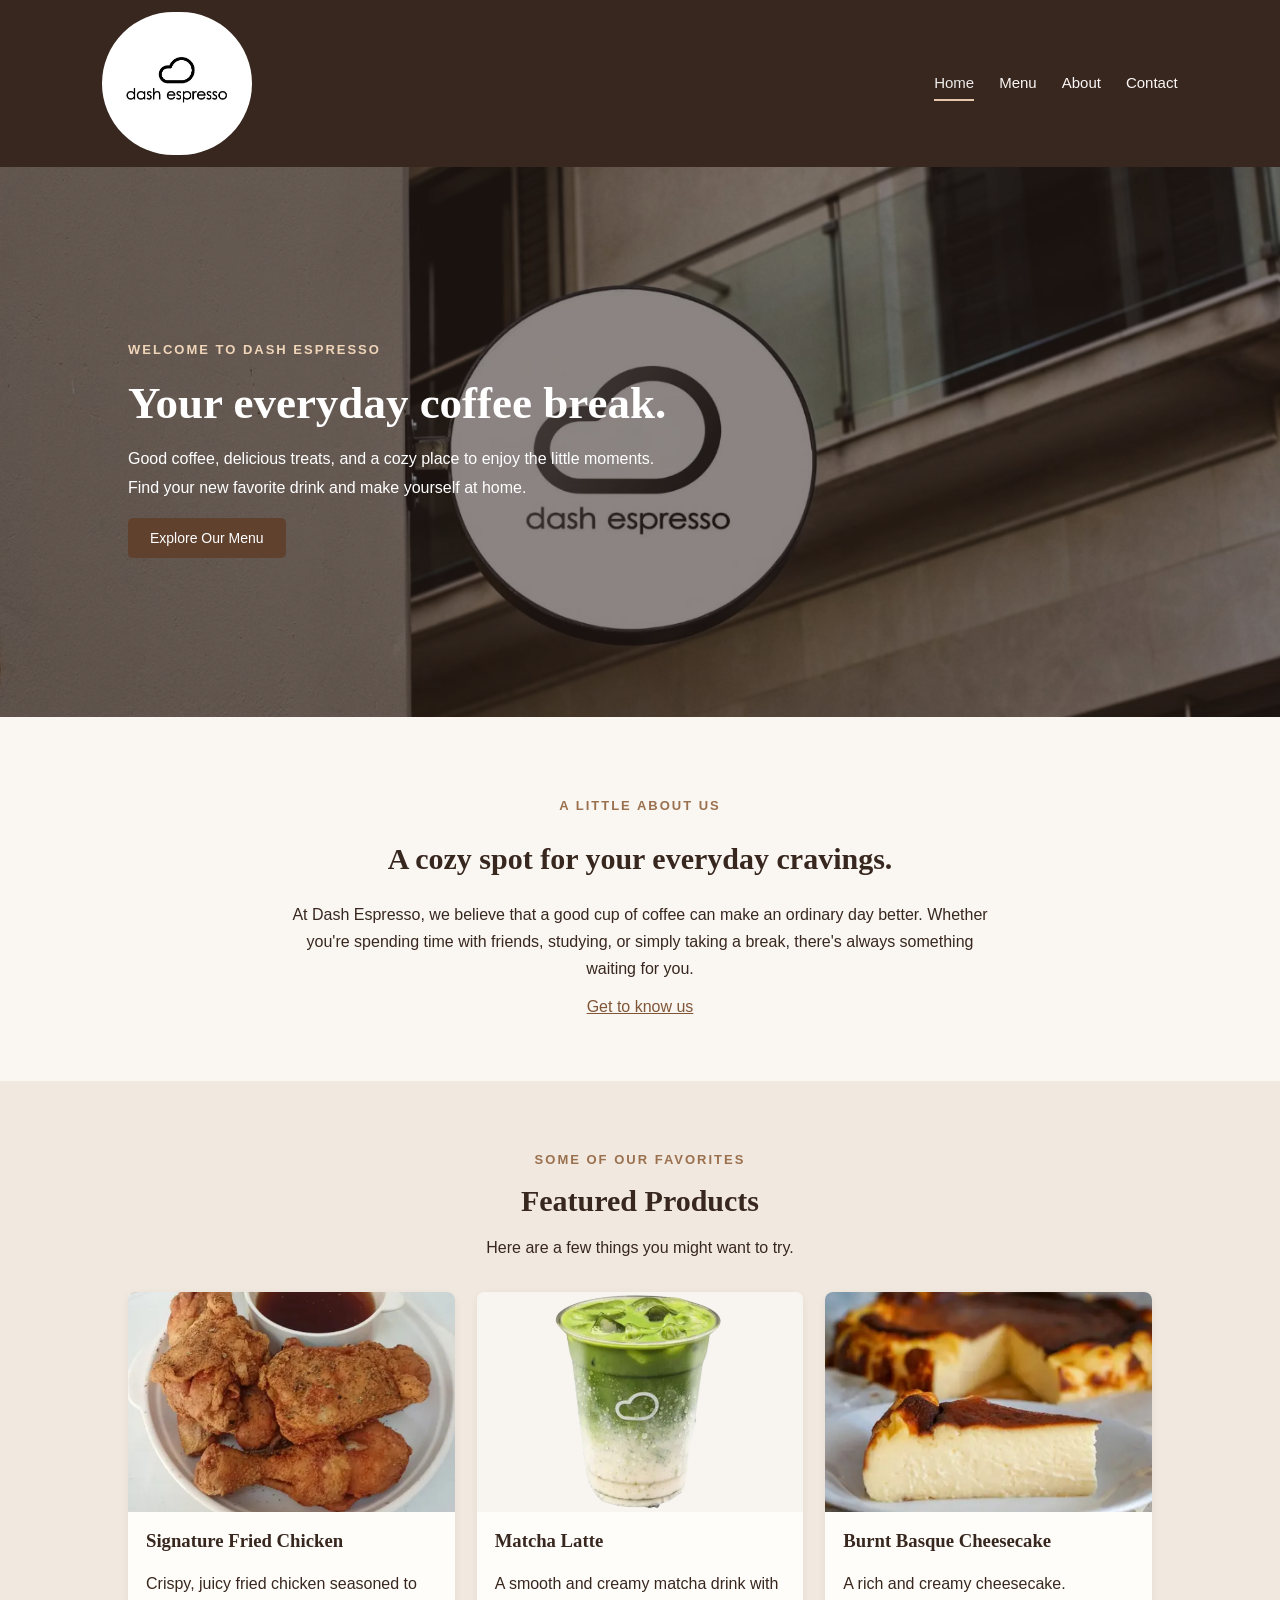
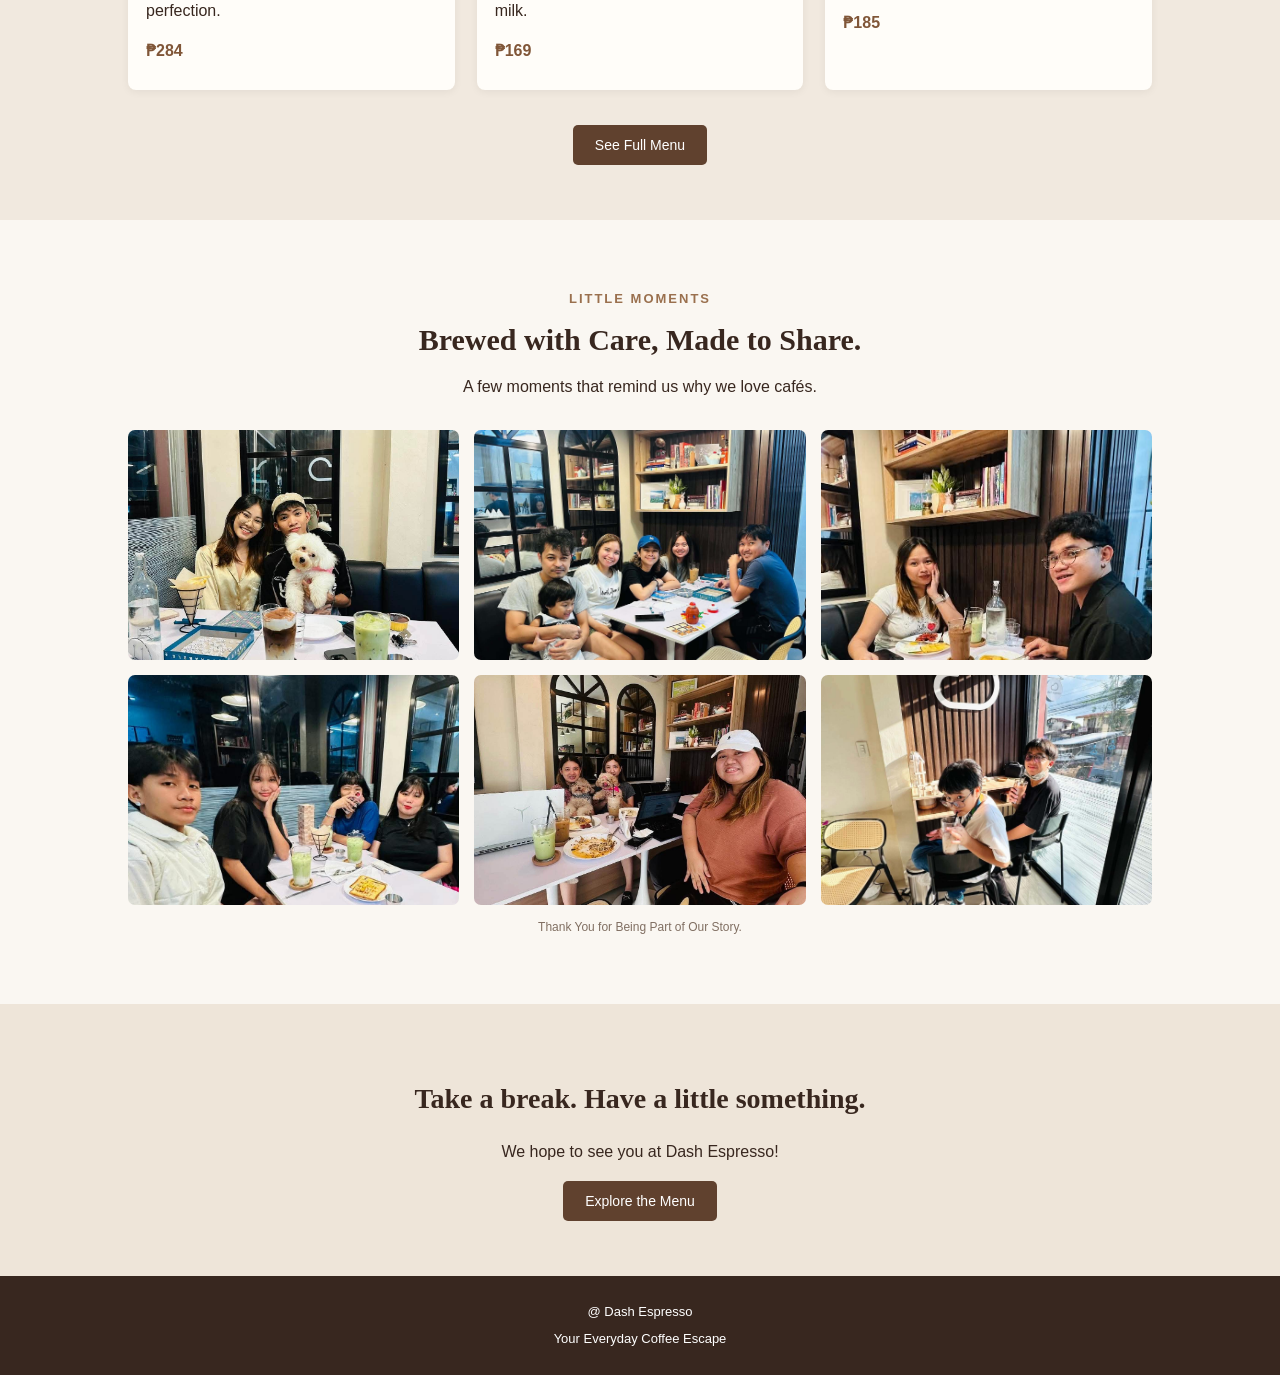
<file: LacorteFinals/index.html>
<!DOCTYPE html>
<html lang="en">
<head>
    <meta charset="UTF-8">
    <meta name="viewport" content="width=device-width, initial-scale=1.0">
    <title>Dash Espresso | Home</title>
    <link rel="stylesheet" href="style.css">
</head>
<body>

<header>
    <div class="navbar">
        <a href="index.html" class="logo">
            <img src="Logo.jfif" alt="Dash Espresso Logo">
        </a>
        <nav>
            <a href="index.html" class="active">Home</a>
            <a href="menu.html">Menu</a>
            <a href="about.html">About</a>
            <a href="contact.html">Contact</a>
        </nav>
    </div>
</header>

<section class="hero">
    <img src="Place.png" alt="Dash Espresso Cafe" class="hero-image">
    <div class="hero-content">
        <p class="small-heading">WELCOME TO DASH ESPRESSO</p>
        <h1>Your everyday coffee break.</h1>
        <p>
            Good coffee, delicious treats, and a cozy place
            to enjoy the little moments. Find your new favorite
            drink and make yourself at home.
        </p>
        <a href="menu.html" class="main-button">Explore Our Menu</a>
    </div>
</section>

<section class="welcome">
    <p class="small-heading">A LITTLE ABOUT US</p>
    <h2>A cozy spot for your everyday cravings.</h2>
    <p>
        At Dash Espresso, we believe that a good cup of coffee
        can make an ordinary day better. Whether you're spending
        time with friends, studying, or simply taking a break,
        there's always something waiting for you.
    </p>
    <a href="about.html" class="text-link">Get to know us</a>
</section>

<section class="featured">
    <div class="section-heading">
        <p class="small-heading">SOME OF OUR FAVORITES</p>
        <h2>Featured Products</h2>
        <p>Here are a few things you might want to try.</p>
    </div>

    <div class="featured-grid">

        <div class="product-card">
            <img src="Fried Chicken.png" alt="Signature Fried Chicken">
            <div class="product-info">
                <h3>Signature Fried Chicken</h3>
                <p>Crispy, juicy fried chicken seasoned to perfection.</p>
                <span class="product-price">₱284</span>
            </div>
        </div>

        <div class="product-card">
            <img class="drink-photo" src="Matcha Latte.png" alt="Matcha Latte">
            <div class="product-info">
                <h3>Matcha Latte</h3>
                <p>A smooth and creamy matcha drink with milk.</p>
                <span class="product-price">₱169</span>
            </div>
        </div>

        <div class="product-card">
            <img src="Basque.png" alt="Burnt Basque Cheesecake">
            <div class="product-info">
                <h3>Burnt Basque Cheesecake</h3>
                <p>A rich and creamy cheesecake.</p>
                <span class="product-price">₱185</span>
            </div>
        </div>

    </div>

    <div class="center-button">
        <a href="menu.html" class="main-button">See Full Menu</a>
    </div>
</section>

<section class="customer-gallery">
    <div class="section-heading">
        <p class="small-heading">LITTLE MOMENTS</p>
        <h2>Brewed with Care, Made to Share.</h2>
        <p>A few moments that remind us why we love cafés.</p>
    </div>

    <div class="gallery-grid">
        <img src="ppl1.jfif" alt="people1">
        <img src="ppl2.jfif" alt="people2">
        <img src="ppl3.jfif" alt="people3">
        <img src="ppl4.jfif" alt="people4">
        <img src="ppl5.jfif" alt="people5">
        <img src="ppl6.jfif" alt="people6">
    </div>

    <p class="gallery-note">Thank You for Being Part of Our Story.</p>
</section>

<section class="closing">
    <h2>Take a break. Have a little something.</h2>
    <p>We hope to see you at Dash Espresso!</p>
    <a href="menu.html" class="main-button">Explore the Menu</a>
</section>

<footer>
    <p>@ Dash Espresso</p>
    <p>Your Everyday Coffee Escape</p>
</footer>

<script src="script.js"></script>
</body>
</html>
</file>
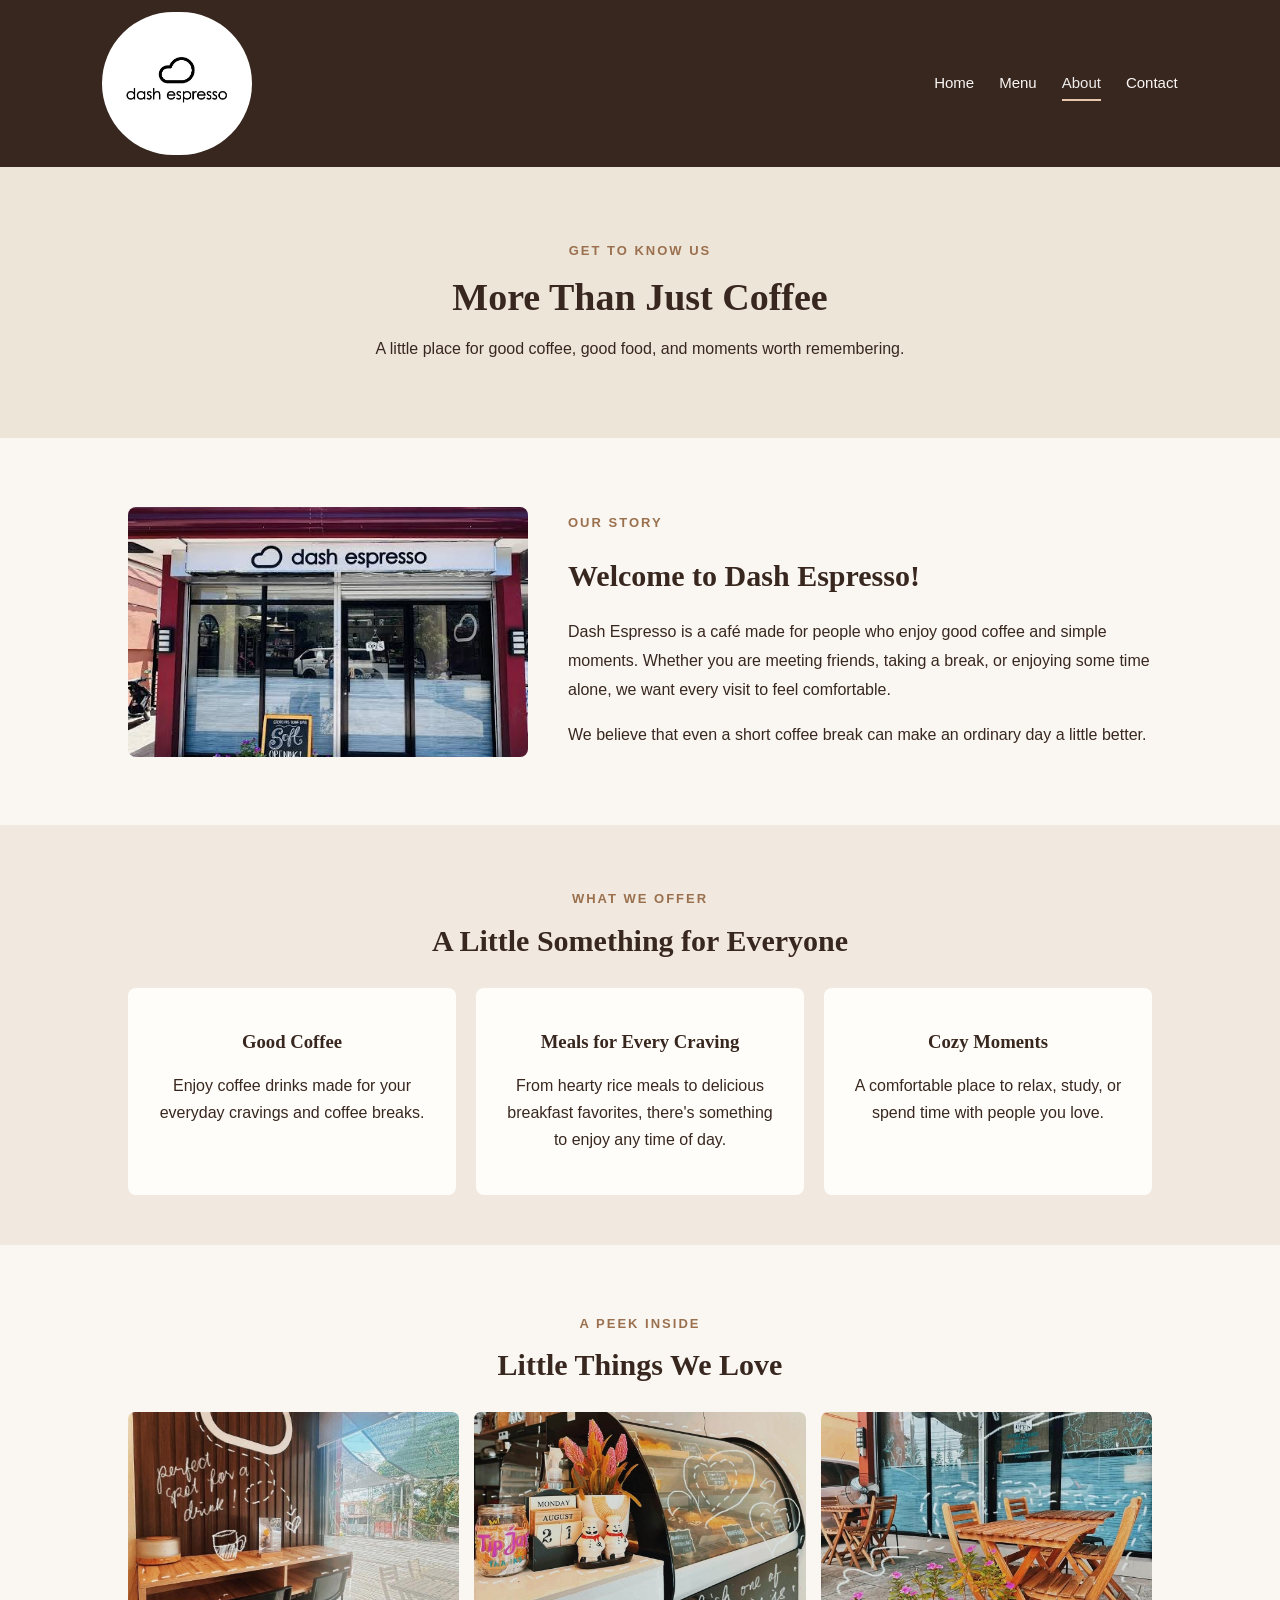
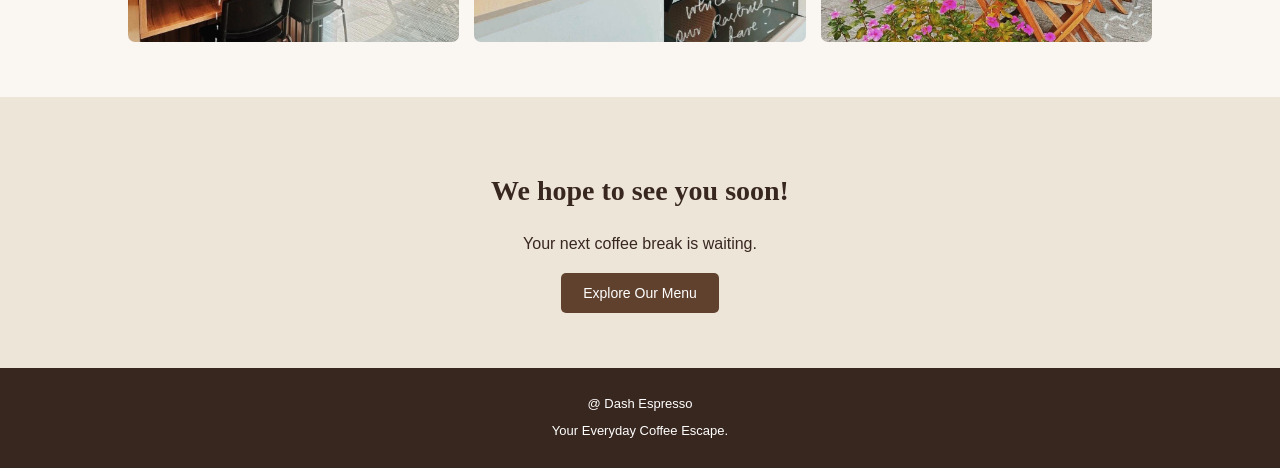
<file: LacorteFinals/about.html>
<!DOCTYPE html>
<html lang="en">
<head>
    <meta charset="UTF-8">
    <meta name="viewport" content="width=device-width, initial-scale=1.0">
    <title>Dash Espresso | About Us</title>
    <link rel="stylesheet" href="style.css">
</head>
<body>

<header>
    <div class="navbar">
        <a href="index.html" class="logo">
            <img src="Logo.jfif" alt="Dash Espresso Logo">
        </a>
        <nav>
            <a href="index.html">Home</a>
            <a href="menu.html">Menu</a>
            <a href="about.html" class="active">About</a>
            <a href="contact.html">Contact</a>
        </nav>
    </div>
</header>

<section class="about-heading">
    <p class="small-heading">GET TO KNOW US</p>
    <h1>More Than Just Coffee</h1>
    <p>A little place for good coffee, good food, and moments worth remembering.</p>
</section>

<section class="about-story">

    <div class="about-picture">
        <img src="Building.jfif" alt="Cozy cafe interior">
    </div>

    <div class="about-text">
        <p class="small-heading">OUR STORY</p>
        <h2>Welcome to Dash Espresso!</h2>
        <p>
            Dash Espresso is a café made for people who enjoy good
            coffee and simple moments. Whether you are meeting
            friends, taking a break, or enjoying some time alone,
            we want every visit to feel comfortable.
        </p>
        <p>
            We believe that even a short coffee break can make
            an ordinary day a little better.
        </p>
    </div>

</section>

<section class="about-features">

    <div class="section-heading">
        <p class="small-heading">WHAT WE OFFER</p>
        <h2>A Little Something for Everyone</h2>
    </div>

    <div class="feature-grid">

        <div class="feature-card">
            <h3>Good Coffee</h3>
            <p>
                Enjoy coffee drinks made for your everyday
                cravings and coffee breaks.
            </p>
        </div>

        <div class="feature-card">
            <h3>Meals for Every Craving</h3>
            <p>
                From hearty rice meals to delicious breakfast favorites,
                there's something to enjoy any time of day.
            </p>
        </div>

        <div class="feature-card">
            <h3>Cozy Moments</h3>
            <p>
                A comfortable place to relax, study, or spend
                time with people you love.
            </p>
        </div>

    </div>
</section>

<section class="about-gallery">

    <div class="section-heading">
        <p class="small-heading">A PEEK INSIDE</p>
        <h2>Little Things We Love</h2>
    </div>
    <div class="gallery-grid">
        <img src="love1.jfif" alt="Coffee">
        <img src="love2.jfif" alt="Pastries">
        <img src="love3.jfif" alt="Cafe interior">
    </div>

</section>

<section class="closing">
    <h2>We hope to see you soon!</h2>
    <p>Your next coffee break is waiting.</p>
    <a href="menu.html" class="main-button">Explore Our Menu</a>
</section>

<footer>
    <p>@ Dash Espresso</p>
    <p>Your Everyday Coffee Escape.</p>
</footer>

<script src="script.js"></script>
</body>
</html>
</file>
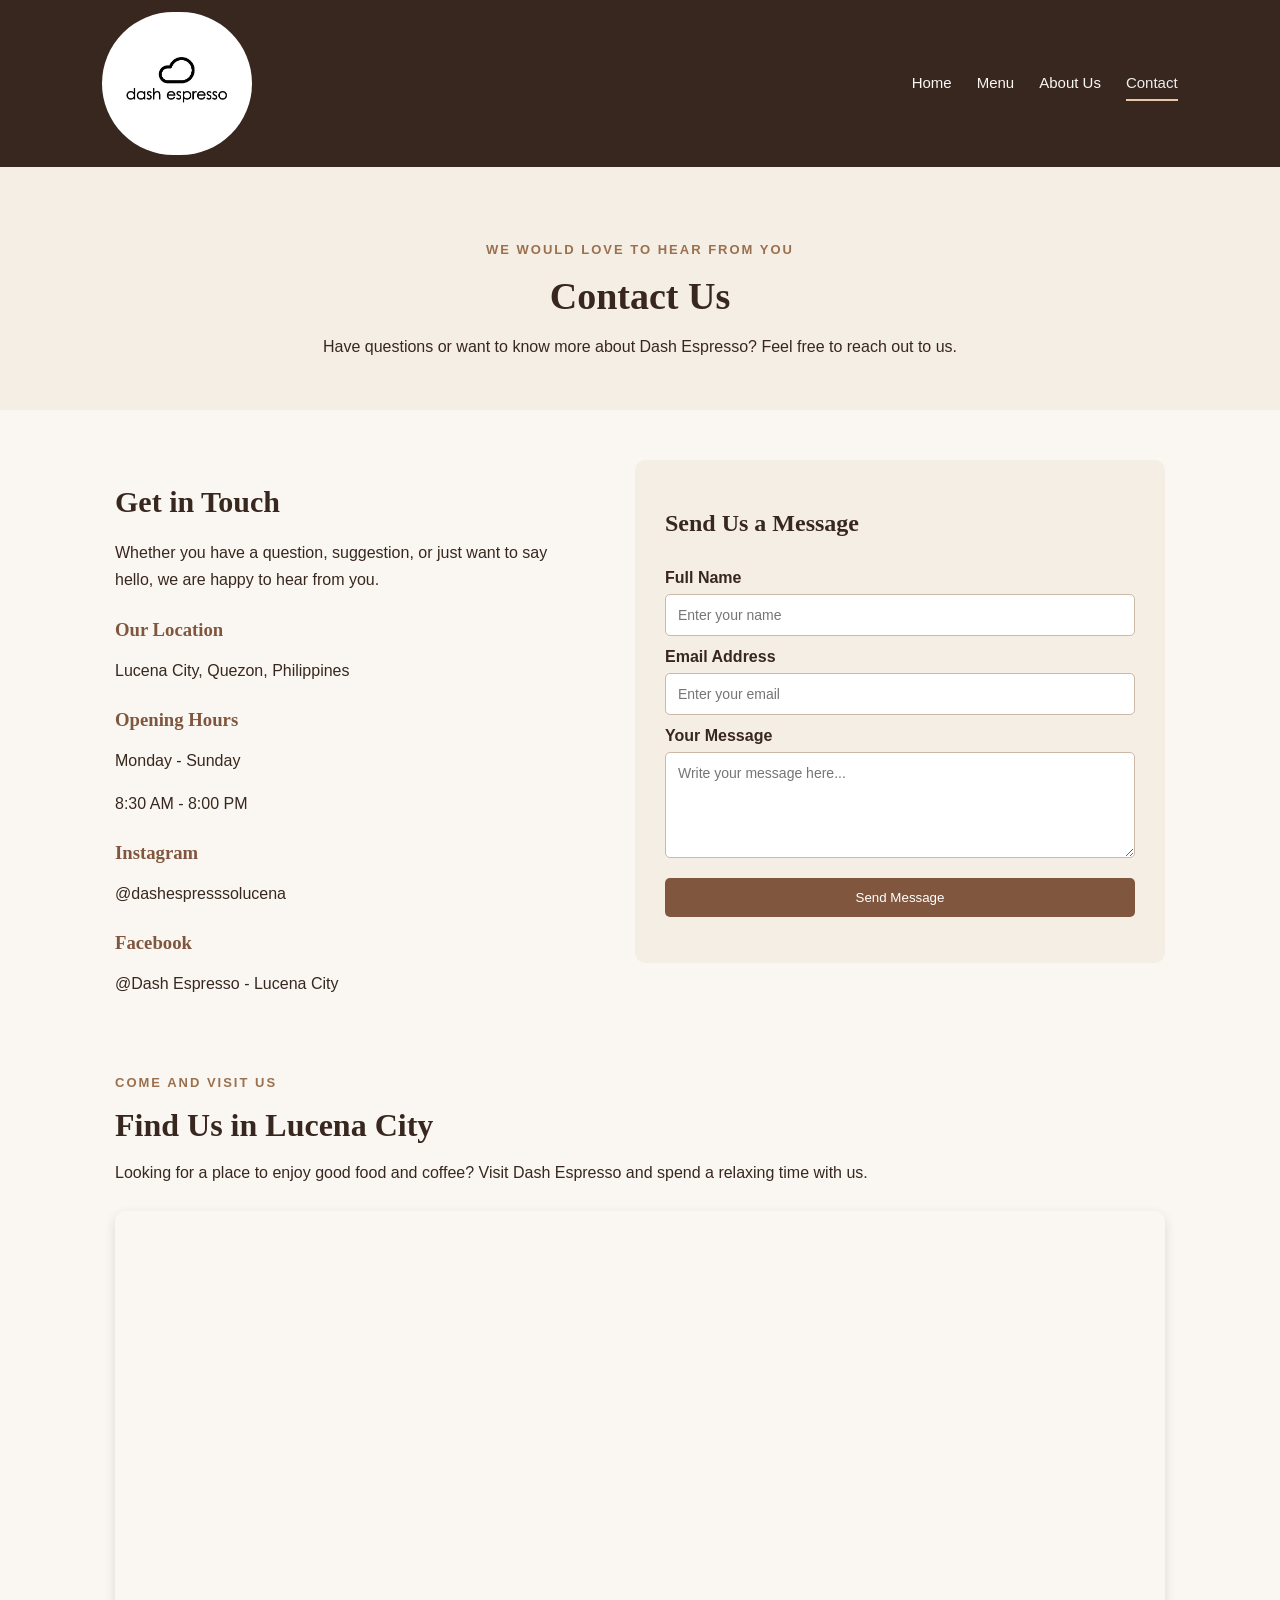
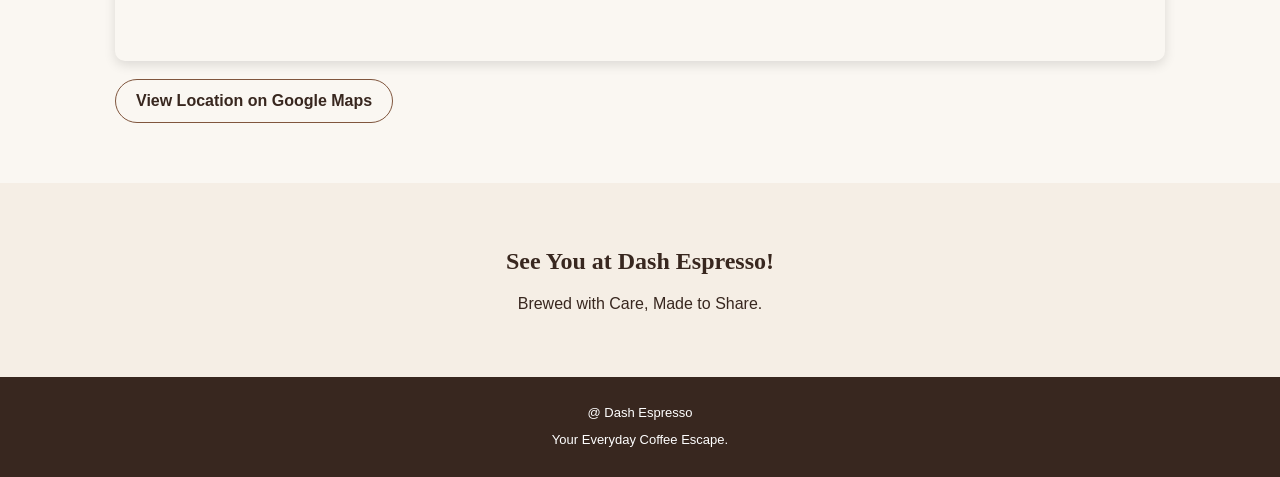
<file: LacorteFinals/contact.html>
<!DOCTYPE html>
<html lang="en">
<head>
    <meta charset="UTF-8">
    <meta name="viewport" content="width=device-width, initial-scale=1.0">
    <title>Dash Espresso | Contact Us</title>
    <link rel="stylesheet" href="style.css">
</head>
<body>

    <!-- HEADER -->
    <header>
        <div class="navbar">
            <a href="index.html" class="logo">
                <img src="Logo.jfif" alt="Dash Espresso Logo">
            </a>

            <nav>
                <a href="index.html">Home</a>
                <a href="menu.html">Menu</a>
                <a href="about.html">About Us</a>
                <a href="contact.html" class="active">Contact</a>
            </nav>
        </div>
    </header>

    <!-- CONTACT HEADING -->
    <section class="contact-heading">
        <p class="small-heading">WE WOULD LOVE TO HEAR FROM YOU</p>
        <h1>Contact Us</h1>
        <p>
            Have questions or want to know more about Dash Espresso?
            Feel free to reach out to us.
        </p>
    </section>

    <!-- CONTACT INFORMATION AND FORM -->
    <section class="contact-section">

        <div class="contact-info">
            <h2>Get in Touch</h2>

            <p>
                Whether you have a question, suggestion, or just want
                to say hello, we are happy to hear from you.
            </p>

            <div class="contact-detail">
                <h3>Our Location</h3>
                <p>Lucena City, Quezon, Philippines</p>
            </div>

            <div class="contact-detail">
                <h3>Opening Hours</h3>
                <p>Monday - Sunday</p>
                <p>8:30 AM - 8:00 PM</p>
            </div>

            <div class="contact-detail">
                <h3>Instagram</h3>
                <p>@dashespresssolucena</p>
            </div>

            <div class="contact-detail">
                <h3>Facebook</h3>
                <p>@Dash Espresso - Lucena City</p>
            </div>
        </div>

        <div class="contact-form-container">
            <h2>Send Us a Message</h2>

            <form id="contact-form">

                <label for="name">Full Name</label>
                <input
                    type="text"
                    id="name"
                    placeholder="Enter your name"
                    required
                >

                <label for="email">Email Address</label>
                <input
                    type="email"
                    id="email"
                    placeholder="Enter your email"
                    required
                >

                <label for="message">Your Message</label>
                <textarea
                    id="message"
                    rows="5"
                    placeholder="Write your message here..."
                    required
                ></textarea>

                <button type="submit">Send Message</button>

            </form>

            <p id="contact-response"></p>
        </div>

    </section>

    <section class="location-map-section">

        <div class="location-map-heading">
            <p class="small-heading">COME AND VISIT US</p>
            <h2>Find Us in Lucena City</h2>
            <p>
                Looking for a place to enjoy good food and coffee?
                Visit Dash Espresso and spend a relaxing time with us.
            </p>
        </div>

        <div class="location-map-box">
            <iframe
                src="https://www.google.com/maps?q=Dash%20Espresso%20Lucena%20City%20Quezon%20Philippines&output=embed"
                width="100%"
                height="450"
                style="border:0;"
                allowfullscreen=""
                loading="lazy"
                referrerpolicy="no-referrer-when-downgrade"
                title="Dash Espresso Location on Google Maps">
            </iframe>
        </div>

        <a
            href="https://www.google.com/maps/search/?api=1&query=Dash+Espresso+Lucena+City+Quezon+Philippines"
            target="_blank"
            rel="noopener"
            class="location-map-address">
            View Location on Google Maps
        </a>

    </section>
    <section class="contact-note">
        <h2>See You at Dash Espresso!</h2>
        <p>
            Brewed with Care, Made to Share.
        </p>
    </section>

<footer>
    <p>@ Dash Espresso</p>
    <p>Your Everyday Coffee Escape.</p>
</footer>

<script src="script.js"></script>
</body>
</html>
</file>
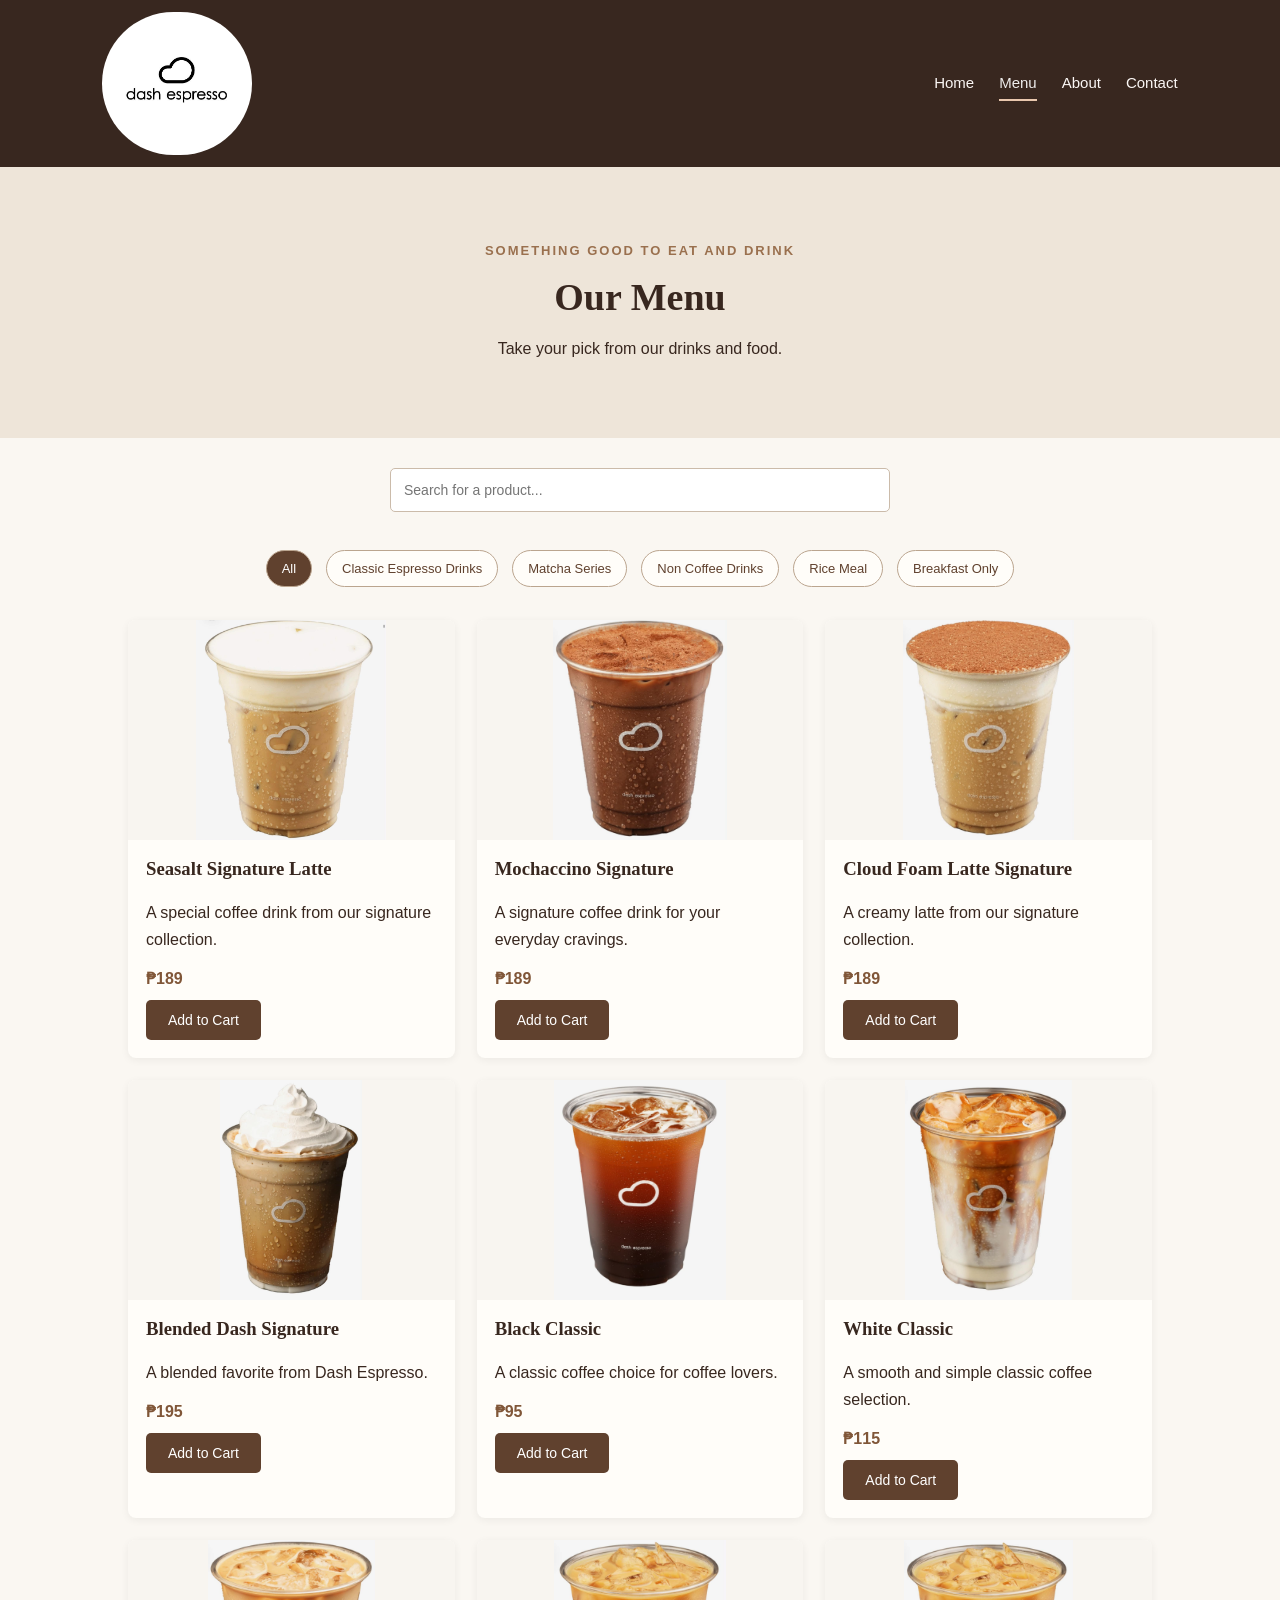
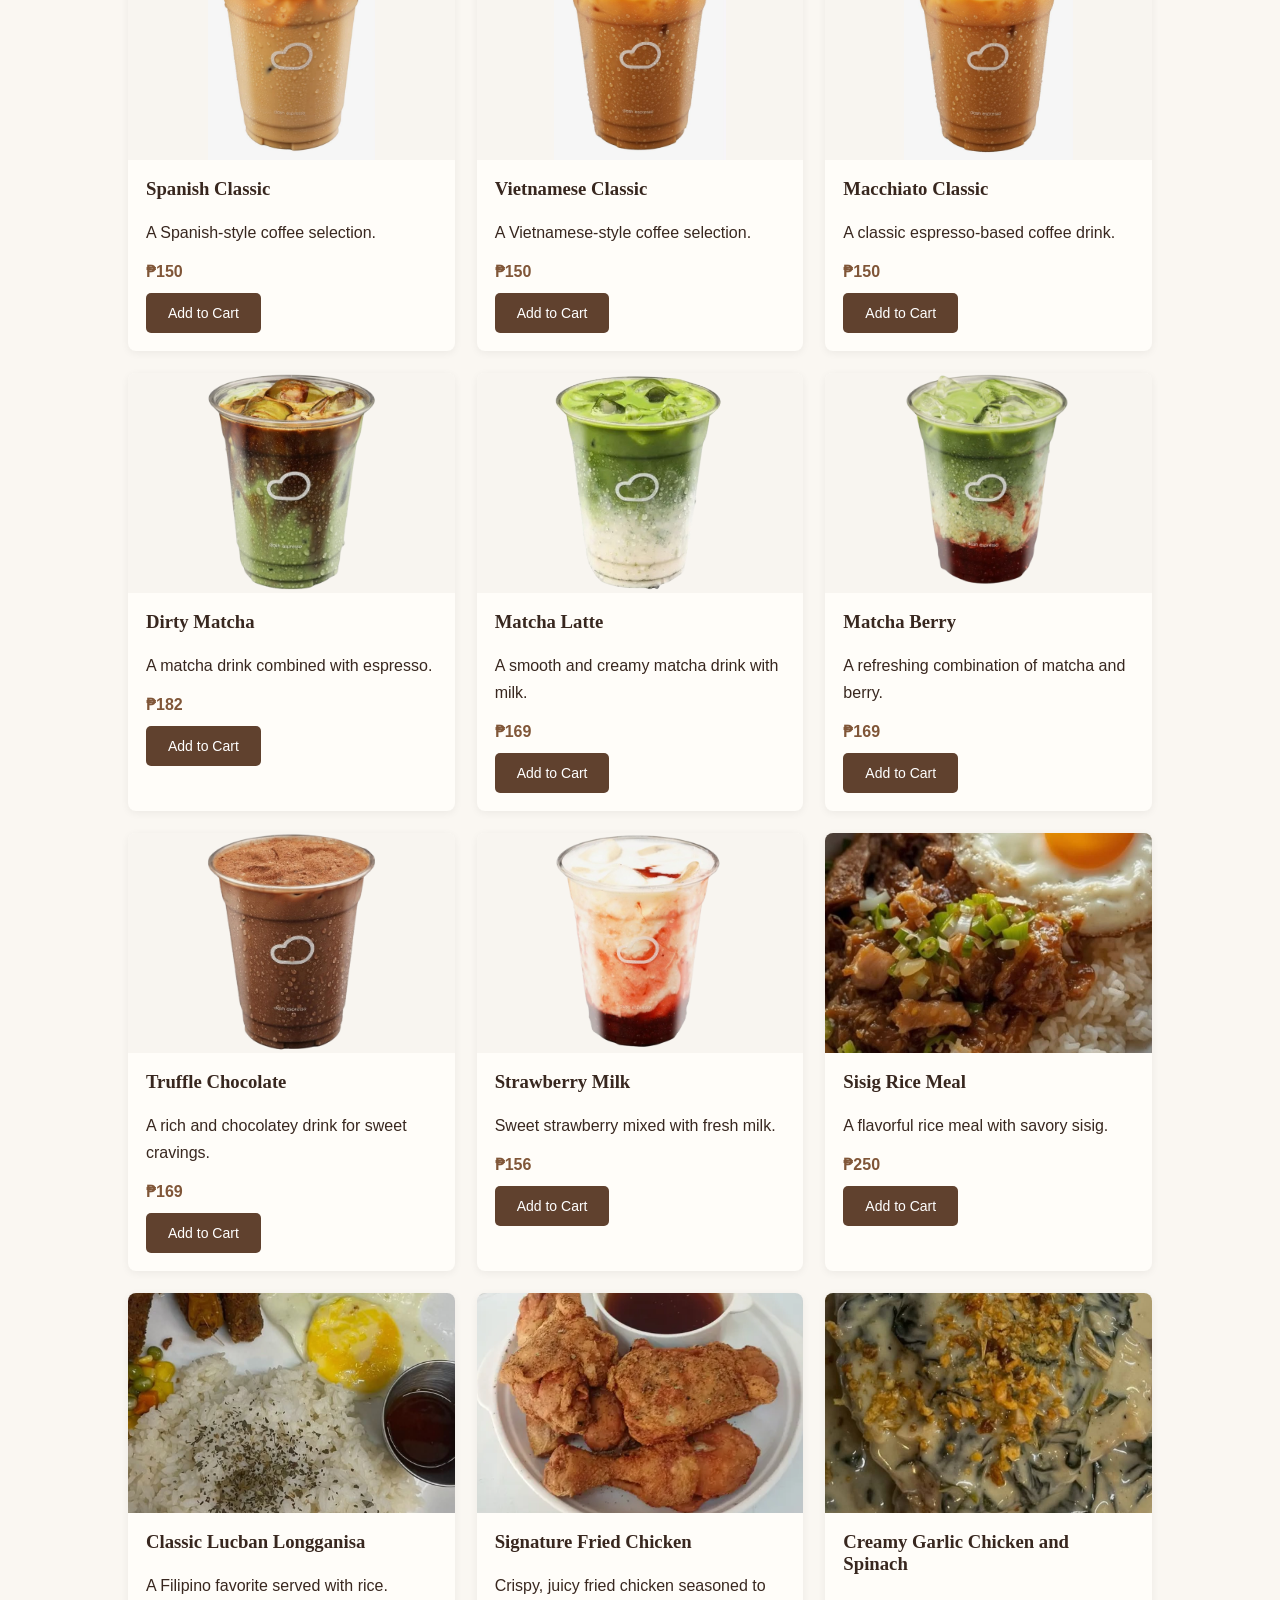
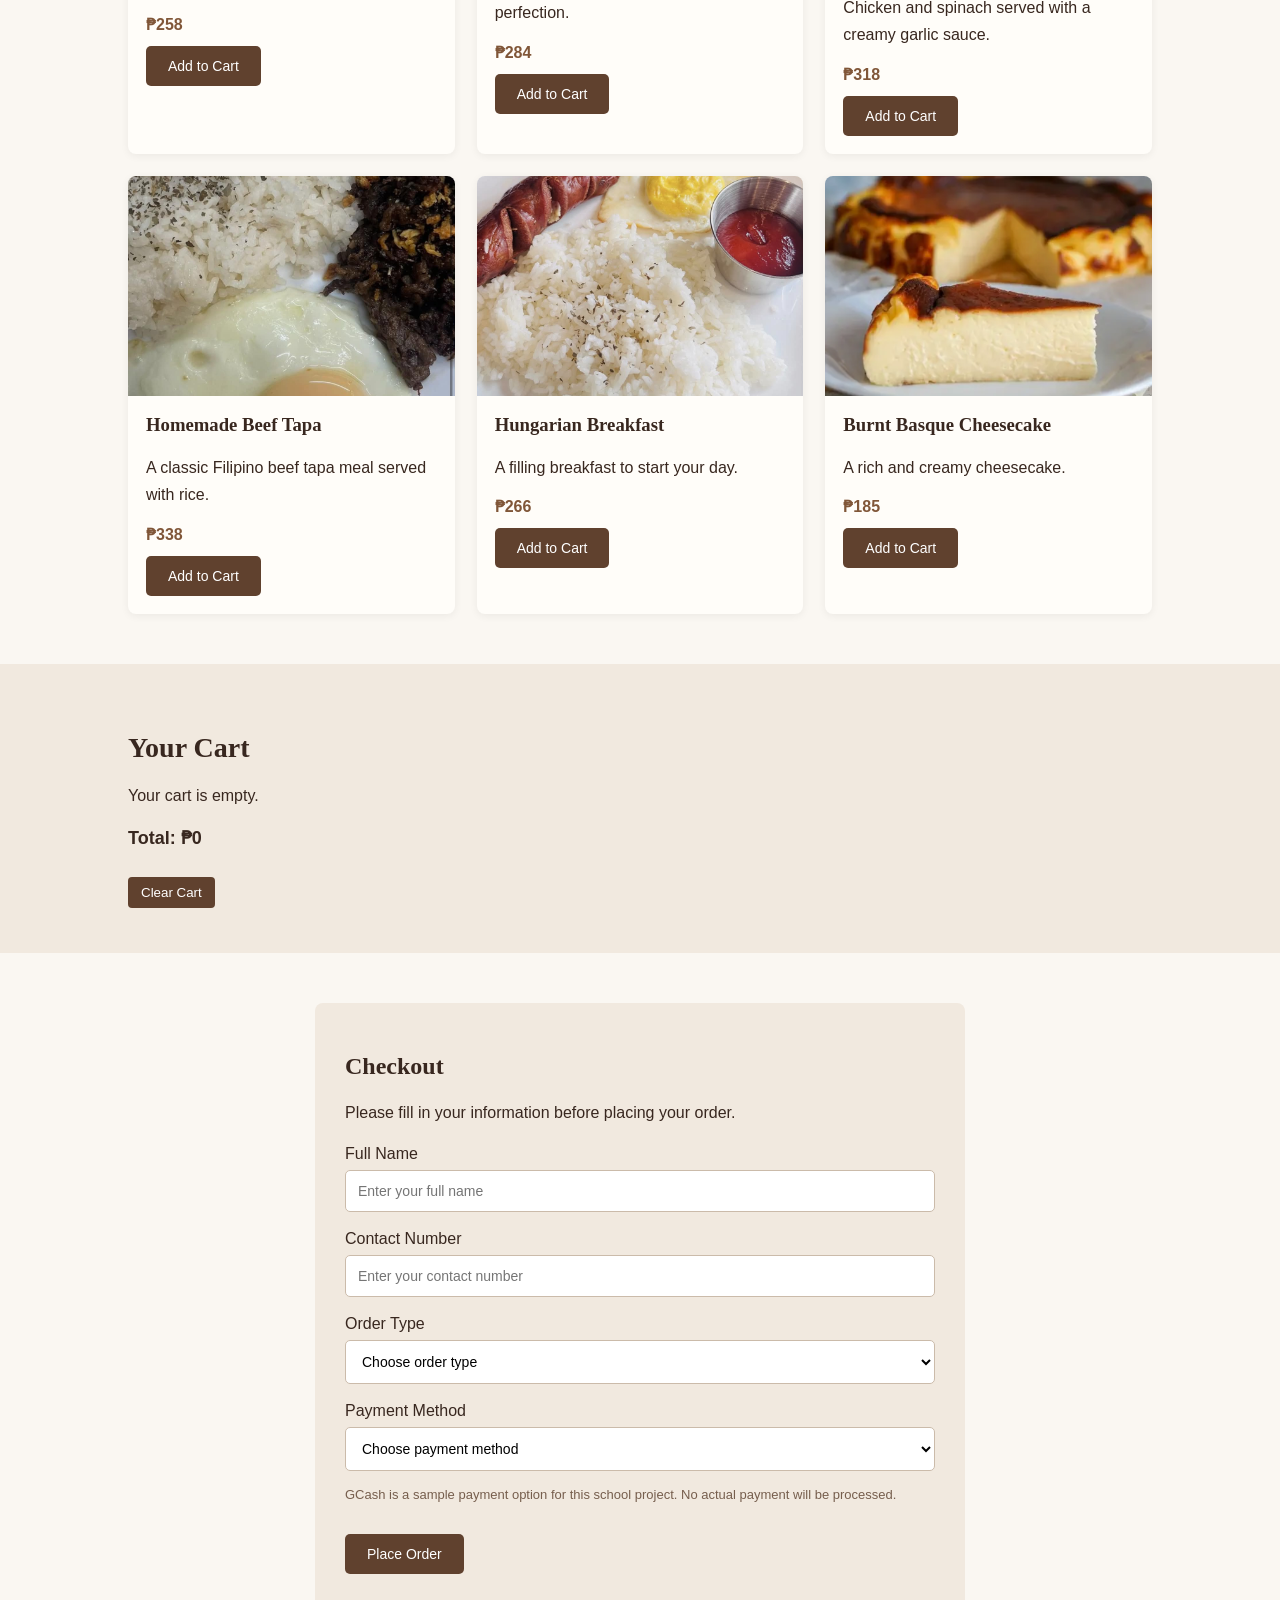
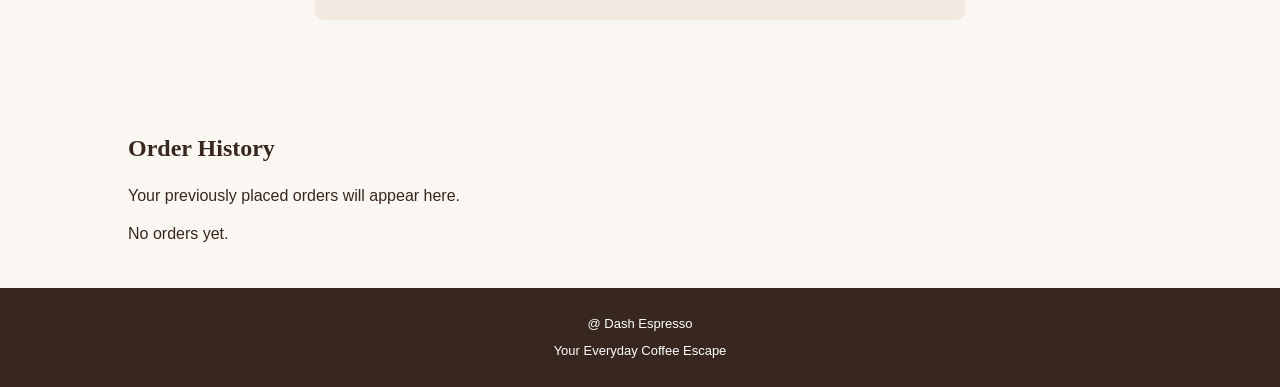
<file: LacorteFinals/menu.html>
<!DOCTYPE html>
<html lang="en">
<head>
    <meta charset="UTF-8">
    <meta name="viewport" content="width=device-width, initial-scale=1.0">
    <title>Dash Espresso | Menu</title>
    <link rel="stylesheet" href="style.css">
</head>
<body>

<header>
    <div class="navbar">
        <a href="index.html" class="logo">
            <img src="Logo.jfif" alt="Dash Espresso Logo">
        </a>
        <nav>
            <a href="index.html">Home</a>
            <a href="menu.html" class="active">Menu</a>
            <a href="about.html">About</a>
            <a href="contact.html">Contact</a>
        </nav>
    </div>
</header>

<section class="menu-heading">
    <p class="small-heading">SOMETHING GOOD TO EAT AND DRINK</p>
    <h1>Our Menu</h1>
    <p>Take your pick from our drinks and food.</p>
</section>

<div class="menu-search">
    <input type="text" id="search-input"
           placeholder="Search for a product...">
</div>

<div class="category-buttons">

    <button class="category-btn active" data-category="all">
        All
    </button>

    <button class="category-btn" data-category="classic-espresso">
        Classic Espresso Drinks
    </button>

    <button class="category-btn" data-category="matcha">
        Matcha Series
    </button>

    <button class="category-btn" data-category="non-coffee">
        Non Coffee Drinks
    </button>

    <button class="category-btn" data-category="rice-meal">
        Rice Meal
    </button>

    <button class="category-btn" data-category="breakfast">
        Breakfast Only
    </button>

</div>

<section class="product-grid">

    <div class="product-card" data-category="classic-espresso">
        <img class="drink-photo" src="Seasalt.jfif" alt="Seasalt Signature Latte">

        <div class="product-info">
            <h3>Seasalt Signature Latte</h3>
            <p>A special coffee drink from our signature collection.</p>
            <span class="product-price">₱189</span>

            <button class="add-to-cart"
                    data-name="Seasalt Signature Latte"
                    data-price="189">
                Add to Cart
            </button>
        </div>
    </div>

    <div class="product-card" data-category="classic-espresso">
        <img class="drink-photo" src="Mochaccino.jfif" alt="Mochaccino Signature">

        <div class="product-info">
            <h3>Mochaccino Signature</h3>
            <p>A signature coffee drink for your everyday cravings.</p>
            <span class="product-price">₱189</span>

            <button class="add-to-cart"
                    data-name="Mochaccino Signature"
                    data-price="189">
                Add to Cart
            </button>
        </div>
    </div>

    <div class="product-card" data-category="classic-espresso">
        <img class="drink-photo" src="Cloud.jfif" alt="Cloud Foam Latte Signature">

        <div class="product-info">
            <h3>Cloud Foam Latte Signature</h3>
            <p>A creamy latte from our signature collection.</p>
            <span class="product-price">₱189</span>

            <button class="add-to-cart"
                    data-name="Cloud Foam Latte Signature"
                    data-price="189">
                Add to Cart
            </button>
        </div>
    </div>

    <div class="product-card" data-category="classic-espresso">
        <img class="drink-photo" src="Blended.jfif" alt="Blended Dash Signature">

        <div class="product-info">
            <h3>Blended Dash Signature</h3>
            <p>A blended favorite from Dash Espresso.</p>
            <span class="product-price">₱195</span>

            <button class="add-to-cart"
                    data-name="Blended Dash Signature"
                    data-price="195">
                Add to Cart
            </button>
        </div>
    </div>

    <div class="product-card" data-category="classic-espresso">
        <img class="drink-photo" src="Black.jfif" alt="Black Classic">

        <div class="product-info">
            <h3>Black Classic</h3>
            <p>A classic coffee choice for coffee lovers.</p>
            <span class="product-price">₱95</span>

            <button class="add-to-cart"
                    data-name="Black Classic"
                    data-price="95">
                Add to Cart
            </button>
        </div>
    </div>

    <div class="product-card" data-category="classic-espresso">
        <img class="drink-photo" src="White.jfif" alt="White Classic">

        <div class="product-info">
            <h3>White Classic</h3>
            <p>A smooth and simple classic coffee selection.</p>
            <span class="product-price">₱115</span>

            <button class="add-to-cart"
                    data-name="White Classic"
                    data-price="115">
                Add to Cart
            </button>
        </div>
    </div>

    <div class="product-card" data-category="classic-espresso">
        <img class="drink-photo" src="Spanish.jfif" alt="Spanish Classic">

        <div class="product-info">
            <h3>Spanish Classic</h3>
            <p>A Spanish-style coffee selection.</p>
            <span class="product-price">₱150</span>

            <button class="add-to-cart"
                    data-name="Spanish Classic"
                    data-price="150">
                Add to Cart
            </button>
        </div>
    </div>

    <div class="product-card" data-category="classic-espresso">
        <img class="drink-photo" src="Vietnamese.jfif" alt="Vietnamese Classic">

        <div class="product-info">
            <h3>Vietnamese Classic</h3>
            <p>A Vietnamese-style coffee selection.</p>
            <span class="product-price">₱150</span>

            <button class="add-to-cart"
                    data-name="Vietnamese Classic"
                    data-price="150">
                Add to Cart
            </button>
        </div>
    </div>

    <div class="product-card" data-category="classic-espresso">
        <img class="drink-photo" src="Macchiato.jfif" alt="Macchiato Classic">

        <div class="product-info">
            <h3>Macchiato Classic</h3>
            <p>A classic espresso-based coffee drink.</p>
            <span class="product-price">₱150</span>

            <button class="add-to-cart"
                    data-name="Macchiato Classic"
                    data-price="150">
                Add to Cart
            </button>
        </div>
    </div>

    <div class="product-card" data-category="matcha">
        <img class="drink-photo" src="Dirty Matcha.png" alt="Dirty Matcha">

        <div class="product-info">
            <h3>Dirty Matcha</h3>
            <p>A matcha drink combined with espresso.</p>
            <span class="product-price">₱182</span>

            <button class="add-to-cart"
                    data-name="Dirty Matcha"
                    data-price="182">
                Add to Cart
            </button>
        </div>
    </div>

    <div class="product-card" data-category="matcha">
        <img class="drink-photo" src="Matcha Latte.png" alt="Matcha Latte">

        <div class="product-info">
            <h3>Matcha Latte</h3>
            <p>A smooth and creamy matcha drink with milk.</p>
            <span class="product-price">₱169</span>

            <button class="add-to-cart"
                    data-name="Matcha Latte"
                    data-price="169">
                Add to Cart
            </button>
        </div>
    </div>

    <div class="product-card" data-category="matcha">
        <img class="drink-photo" src="Matcha Berry.png" alt="Matcha Berry">

        <div class="product-info">
            <h3>Matcha Berry</h3>
            <p>A refreshing combination of matcha and berry.</p>
            <span class="product-price">₱169</span>

            <button class="add-to-cart"
                    data-name="Matcha Berry"
                    data-price="169">
                Add to Cart
            </button>
        </div>
    </div>

    <div class="product-card" data-category="non-coffee">
        <img class="drink-photo" src="Chocolate Truffle.png" alt="Truffle Chocolate">

        <div class="product-info">
            <h3>Truffle Chocolate</h3>
            <p>A rich and chocolatey drink for sweet cravings.</p>
            <span class="product-price">₱169</span>

            <button class="add-to-cart"
                    data-name="Truffle Chocolate"
                    data-price="169">
                Add to Cart
            </button>
        </div>
    </div>

    <div class="product-card" data-category="non-coffee">
        <img class="drink-photo" src="Strawberry Milk.png" alt="Strawberry Milk">

        <div class="product-info">
            <h3>Strawberry Milk</h3>
            <p>Sweet strawberry mixed with fresh milk.</p>
            <span class="product-price">₱156</span>

            <button class="add-to-cart"
                    data-name="Strawberry Milk"
                    data-price="156">
                Add to Cart
            </button>
        </div>
    </div>

    <div class="product-card" data-category="rice-meal">
        <img src="Sisig.jfif" alt="Sisig Rice Meal">

        <div class="product-info">
            <h3>Sisig Rice Meal</h3>
            <p>A flavorful rice meal with savory sisig.</p>
            <span class="product-price">₱250</span>

            <button class="add-to-cart"
                    data-name="Sisig Rice Meal"
                    data-price="250">
                Add to Cart
            </button>
        </div>
    </div>

    <div class="product-card" data-category="rice-meal">
        <img src="Lucban Longganisa.jfif" alt="Classic Lucban Longganisa">

        <div class="product-info">
            <h3>Classic Lucban Longganisa</h3>
            <p>A Filipino favorite served with rice.</p>
            <span class="product-price">₱258</span>

            <button class="add-to-cart"
                    data-name="Classic Lucban Longganisa"
                    data-price="258">
                Add to Cart
            </button>
        </div>
    </div>

    <div class="product-card" data-category="rice-meal">
        <img src="Fried Chicken.png" alt="Signature Fried Chicken">

        <div class="product-info">
            <h3>Signature Fried Chicken</h3>
            <p>Crispy, juicy fried chicken seasoned to perfection.</p>
            <span class="product-price">₱284</span>

            <button class="add-to-cart"
                    data-name="Signature Fried Chicken"
                    data-price="284">
                Add to Cart
            </button>
        </div>
    </div>

    <div class="product-card" data-category="rice-meal">
        <img src="Creamy Chicken.jfif" alt="Creamy Garlic Chicken and Spinach">

        <div class="product-info">
            <h3>Creamy Garlic Chicken and Spinach</h3>
            <p>Chicken and spinach served with a creamy garlic sauce.</p>
            <span class="product-price">₱318</span>

            <button class="add-to-cart"
                    data-name="Creamy Garlic Chicken and Spinach"
                    data-price="318">
                Add to Cart
            </button>
        </div>
    </div>

    <div class="product-card" data-category="rice-meal">
        <img src="Beef Tapa.jfif" alt="Homemade Beef Tapa">

        <div class="product-info">
            <h3>Homemade Beef Tapa</h3>
            <p>A classic Filipino beef tapa meal served with rice.</p>
            <span class="product-price">₱338</span>

            <button class="add-to-cart"
                    data-name="Homemade Beef Tapa"
                    data-price="338">
                Add to Cart
            </button>
        </div>
    </div>

    <div class="product-card" data-category="breakfast">
        <img src="Hungarian.jfif" alt="Hungarian Breakfast">

        <div class="product-info">
            <h3>Hungarian Breakfast</h3>
            <p>A filling breakfast to start your day.</p>
            <span class="product-price">₱266</span>

            <button class="add-to-cart"
                    data-name="Hungarian Breakfast"
                    data-price="266">
                Add to Cart
            </button>
        </div>
    </div>

    <div class="product-card" data-category="breakfast">
        <img src="Basque.png" alt="Special Pancakes">

        <div class="product-info">
            <h3>Burnt Basque Cheesecake</h3>
            <p>A rich and creamy cheesecake.</p>
            <span class="product-price">₱185</span>

            <button class="add-to-cart"
                    data-name="Special Pancakes"
                    data-price="213">
                Add to Cart
            </button>
        </div>
    </div>

</section>

<p id="no-products">No products found.</p>

<section class="cart-section">

    <h2>Your Cart</h2>

    <div id="cart-items">
        <p>Your cart is empty.</p>
    </div>

    <p id="cart-total">Total: ₱0</p>

    <button id="clear-cart">Clear Cart</button>

</section>

<section class="checkout-section">

    <h2>Checkout</h2>

    <p>Please fill in your information before placing your order.</p>

    <form id="checkout-form">

        <label for="customer-name">Full Name</label>
        <input type="text" id="customer-name"
               placeholder="Enter your full name" required>

        <label for="customer-phone">Contact Number</label>
        <input type="tel" id="customer-phone"
               placeholder="Enter your contact number" required>

        <label for="order-type">Order Type</label>
        <select id="order-type" required>
            <option value="">Choose order type</option>
            <option value="Dine-in">Dine-in</option>
            <option value="Takeout">Takeout</option>
        </select>

        <label for="payment-method">Payment Method</label>
        <select id="payment-method" required>
            <option value="">Choose payment method</option>
            <option value="Cash">Cash</option>
            <option value="GCash">GCash</option>
        </select>

        <p class="payment-note">
            GCash is a sample payment option for this school project.
            No actual payment will be processed.
        </p>

        <button type="submit" class="main-button">
            Place Order
        </button>

        <p id="order-message"></p>

    </form>

</section>

<section class="order-history-section">

    <h2>Order History</h2>

    <p>Your previously placed orders will appear here.</p>

    <div id="order-history">
        <p>No orders yet.</p>
    </div>

</section>

<footer>
    <p>@ Dash Espresso</p>
    <p>Your Everyday Coffee Escape</p>
</footer>

<script src="script.js"></script>

</body>
</html>
</file>
<file: LacorteFinals/style.css>
* {
    box-sizing: border-box;
}

body {
    margin: 0;
    padding: 0;
    background-color: #faf7f2;
    color: #38271f;
    font-family: Arial, sans-serif;
}

h1, h2, h3 {
    font-family: Georgia, serif;
}

p {
    line-height: 1.7;
}

img {
    max-width: 100%;
}

header {
    background-color: #38271f;
    padding: 12px 8%;
}

.navbar {
    display: flex;
    justify-content: space-between;
    align-items: center;
    gap: 20px;
}

.logo img {
    width: 150px;
    height: auto;
    display: block;
    border-radius: 100px;
}

nav {
    display: flex;
    gap: 25px;
    flex-wrap: wrap;
}

nav a {
    text-decoration: none;
    color: #fbf7f5;
    font-size: 15px;
    padding: 8px 0;
}

nav a:hover,
nav a.active {
    color: #eeedec;
    border-bottom: 2px solid #e9c7ad;
}

.main-button,
.add-to-cart {
    display: inline-block;
    background-color: #60412e;
    color: white;
    padding: 12px 22px;
    border: none;
    border-radius: 5px;
    text-decoration: none;
    cursor: pointer;
    font-size: 14px;
}

.main-button:hover,
.add-to-cart:hover {
    background-color: #38271f;
}

.text-link {
    color: #805638;
    text-decoration: underline;
}

.small-heading {
    color: #9a704e;
    font-size: 13px;
    font-weight: bold;
    letter-spacing: 2px;
}

.hero {
    width: 100%;
    min-height: 550px;
    display: flex;
    align-items: center;
    padding: 60px 10%;
    color: white;
    position: relative;
    overflow: hidden;
}

.hero-image {
    position: absolute;
    width: 100%;
    height: 100%;
    object-fit: cover;
    object-position: center;
    top: 0;
    left: 0;
    z-index: 0;
}

.hero::before {
    content: "";
    position: absolute;
    background: rgba(47, 33, 28, 0.55);
    width: 100%;
    height: 100%;
    top: 0;
    left: 0;
    z-index: 1;
}

.hero-content {
    max-width: 550px;
    position: relative;
    z-index: 2;
}

.hero-content .small-heading {
    color: #f0d5b9;
}

.hero-content h1 {
    font-size: 45px;
    margin: 15px 0;
}

.hero-content p {
    line-height: 1.8;
}

.welcome {
    text-align: center;
    padding: 65px 15%;
}

.welcome h2 {
    font-size: 30px;
}

.welcome p {
    max-width: 700px;
    margin-left: auto;
    margin-right: auto;
}

.section-heading {
    text-align: center;
    margin-bottom: 30px;
}

.section-heading h2 {
    font-size: 30px;
    margin: 10px 0;
}

.featured {
    padding: 55px 10%;
    background-color: #f1e9df;
}

.featured-grid,
.product-grid {
    display: grid;
    grid-template-columns: repeat(3, 1fr);
    gap: 22px;
}

.product-card {
    background-color: #fffdf9;
    border-radius: 8px;
    overflow: hidden;
    box-shadow: 0 2px 8px rgba(0, 0, 0, 0.06);
}

.product-card img {
    width: 100%;
    height: 220px;
    object-fit: cover;
    display: block;
}

.product-card img.drink-photo {
    object-fit: contain;
    object-position: center;
    background-color: #f8f5f0;
}

.product-info {
    padding: 18px;
}

.product-info h3 {
    margin-top: 0;
}

.product-price {
    display: block;
    font-weight: bold;
    margin: 12px 0;
    color: #805638;
}

.center-button {
    text-align: center;
    margin-top: 35px;
}

.customer-gallery,
.about-gallery {
    padding: 55px 10%;
}

.gallery-grid {
    display: grid;
    grid-template-columns: repeat(3, 1fr);
    gap: 15px;
}

.gallery-grid img {
    width: 100%;
    height: 230px;
    object-fit: cover;
    border-radius: 7px;
    transition: transform 0.3s ease;
}

.gallery-grid img:hover {
    transform: scale(1.04);
}

.gallery-note {
    text-align: center;
    font-size: 12px;
    color: #806f62;
}

.closing {
    text-align: center;
    padding: 55px 20px;
    background-color: #eee5d9;
}

.closing h2 {
    font-size: 28px;
}

.menu-heading,
.about-heading,
.contact-heading {
    text-align: center;
    padding: 60px 20px;
    background-color: #eee5d9;
}

.menu-heading h1,
.about-heading h1,
.contact-heading h1 {
    font-size: 38px;
    margin: 10px 0;
}

.menu-search {
    text-align: center;
    margin: 30px 15px 20px;
}

.menu-search input {
    width: 60%;
    max-width: 500px;
    padding: 13px;
    border: 1px solid #cbbbaa;
    border-radius: 5px;
    font-size: 14px;
}

.category-buttons {
    text-align: center;
    padding: 10px 15px 30px;
}

.category-btn {
    padding: 10px 18px;
    margin: 5px;
    border: 1px solid #bba58f;
    border-radius: 20px;
    background-color: #fffdf9;
    color: #60412e;
    cursor: pointer;
}

.category-btn:hover,
.category-btn.active {
    background-color: #60412e;
    color: white;
}

.product-grid {
    padding: 0 10% 50px;
}

#no-products {
    display: none;
    text-align: center;
    padding: 20px;
}

.cart-section {
    padding: 45px 10%;
    background-color: #f1e9df;
}

.cart-section h2 {
    font-size: 28px;
}

.cart-item {
    background-color: #fffdf9;
    padding: 15px;
    margin: 12px 0;
    border-radius: 6px;
}

.cart-item button,
#clear-cart {
    padding: 8px 13px;
    margin: 5px 5px 0 0;
    border: none;
    border-radius: 4px;
    background-color: #60412e;
    color: white;
    cursor: pointer;
}

.cart-item button:hover,
#clear-cart:hover {
    background-color: #38271f;
}

#cart-total {
    font-weight: bold;
    font-size: 18px;
}

.cart-note {
    font-size: 12px;
    color: #806f62;
}

.checkout-section {
    max-width: 650px;
    margin: 50px auto;
    padding: 30px;
    background-color: #f1e9df;
    border-radius: 8px;
}

.checkout-section h2,
.order-history-section h2 {
    font-family: Georgia, serif;
}

.checkout-section label,
.contact-form-box label {
    display: block;
    margin-top: 18px;
    margin-bottom: 7px;
}

.checkout-section input,
.checkout-section select,
.contact-form-box input,
.contact-form-box textarea {
    width: 100%;
    padding: 12px;
    border: 1px solid #cbbbaa;
    border-radius: 5px;
    font-family: Arial, sans-serif;
    font-size: 14px;
    background-color: white;
}

.payment-note {
    font-size: 13px;
    color: #765e4d;
}

.checkout-section button,
.contact-form-box button {
    margin-top: 15px;
}

#order-message {
    margin-top: 15px;
    color: #476b3b;
    font-weight: bold;
}

.order-history-section {
    padding: 45px 10%;
}

.order-card {
    background-color: #fffdf9;
    border: 1px solid #e2d5c8;
    border-radius: 8px;
    padding: 22px;
    margin-top: 20px;
}

.order-card h3 {
    color: #60412e;
}

.order-card p {
    line-height: 1.6;
}

.order-card li {
    margin-bottom: 8px;
}

.about-story {
    display: flex;
    align-items: center;
    gap: 40px;
    padding: 60px 10%;
}

.about-picture {
    flex: 0 0 40%;
    max-width: 400px;
    overflow: hidden;
    border-radius: 8px;
}

.about-picture img {
    width: 100%;
    height: 250px;
    object-fit: cover;
    display: block;
    transition: transform 0.3s ease;
}

.about-picture img:hover {
    transform: scale(1.08);
}

.about-text {
    flex: 1;
}

.about-text h2,
.contact-info h2 {
    font-size: 30px;
}

.about-text p,
.contact-info p {
    line-height: 1.8;
}

.about-features {
    padding: 50px 10%;
    background-color: #f1e9df;
}

.feature-grid {
    display: grid;
    grid-template-columns: repeat(3, 1fr);
    gap: 20px;
}

.feature-card {
    background-color: #fffdf9;
    padding: 25px;
    border-radius: 8px;
    text-align: center;
}

.feature-card h3 {
    font-family: Georgia, serif;
}

.contact-section {
    display: flex;
    gap: 50px;
    padding: 60px 10%;
}

.contact-info,
.contact-form-box {
    flex: 1;
}

.contact-detail {
    margin-top: 25px;
}

.contact-detail h3 {
    margin-bottom: 5px;
}

.contact-form-box {
    background-color: #f1e9df;
    padding: 30px;
    border-radius: 8px;
}

.contact-form-box h2 {
    font-family: Georgia, serif;
}

.contact-form-box textarea {
    resize: vertical;
}

.contact-form-box button {
    border: none;
    cursor: pointer;
}

#form-response {
    color: #476b3b;
    font-weight: bold;
}

.contact-note {
    text-align: center;
    padding: 45px 20px;
    background-color: #eee5d9;
}

.contact-note h2 {
    font-family: Georgia, serif;
}

footer {
    background-color: #38271f;
    color: white;
    text-align: center;
    padding: 20px;
    font-size: 13px;
}

footer p {
    margin: 5px;
}

@media screen and (max-width: 768px) {

    .navbar {
        flex-direction: column;
    }

    nav {
        justify-content: center;
        gap: 15px;
    }

    .hero {
        min-height: 380px;
        padding: 45px 8%;
    }

    .hero-content h1 {
        font-size: 34px;
    }

    .featured-grid,
    .product-grid,
    .gallery-grid,
    .feature-grid {
        grid-template-columns: 1fr;
    }

    .about-story,
    .contact-section {
        flex-direction: column;
    }

    .menu-search input {
        width: 90%;
    }

    .checkout-section {
        margin: 30px 15px;
        padding: 20px;
    }

    .order-history-section {
        padding: 35px 15px;
    }

}

.category-buttons {
    display: flex;
    justify-content: center;
    align-items: center;
    flex-wrap: wrap;
    gap: 8px;
    padding: 15px 8% 30px;
}

.category-btn {
    padding: 10px 15px;
    margin: 3px;
    font-size: 13px;
}


/* CONTACT PAGE */

.contact-heading {
    text-align: center;
    padding: 60px 20px 35px;
    background-color: #f5eee5;
}

.contact-heading h1 {
    font-family: Georgia, serif;
    font-size: 38px;
    color: #38271f;
    margin: 12px 0;
}

.contact-heading p {
    line-height: 1.6;
}

.contact-section {
    max-width: 1100px;
    margin: 50px auto;
    padding: 0 25px;
    display: flex;
    gap: 50px;
    align-items: flex-start;
}

.contact-info,
.contact-form-container {
    flex: 1;
}

.contact-info h2,
.contact-form-container h2 {
    font-family: Georgia, serif;
    color: #38271f;
    margin-bottom: 20px;
}

.contact-info p {
    line-height: 1.7;
}

.contact-detail {
    margin-top: 25px;
}

.contact-detail h3 {
    color: #80563e;
    margin-bottom: 5px;
}

.contact-form-container {
    background-color: #f5eee5;
    padding: 30px;
    border-radius: 10px;
}

.contact-form-container form {
    display: flex;
    flex-direction: column;
}

.contact-form-container label {
    margin: 12px 0 7px;
    font-weight: bold;
}

.contact-form-container input,
.contact-form-container textarea {
    padding: 12px;
    border: 1px solid #cbb9a8;
    border-radius: 5px;
    font-family: Arial, sans-serif;
    font-size: 14px;
}

.contact-form-container textarea {
    resize: vertical;
}

.contact-form-container button {
    margin-top: 20px;
    padding: 12px;
    background-color: #80563e;
    color: white;
    border: none;
    border-radius: 5px;
    cursor: pointer;
}

.contact-form-container button:hover {
    background-color: #5d3c2c;
}

#contact-response {
    margin-top: 15px;
    color: #5d3c2c;
    font-weight: bold;
}

.location-map-section {
    max-width: 1100px;
    margin: 60px auto;
    padding: 0 25px;
}

.location-map-heading {
    margin-bottom: 25px;
}

.location-map-heading h2 {
    font-family: Georgia, serif;
    font-size: 32px;
    color: #38271f;
    margin: 12px 0;
}

.location-map-heading p {
    line-height: 1.6;
}

.location-map-box {
    width: 100%;
    overflow: hidden;
    border-radius: 10px;
    box-shadow: 0 4px 12px rgba(0, 0, 0, 0.12);
}

.location-map-box iframe {
    display: block;
    width: 100%;
    height: 450px;
    border: 0;
}

.location-map-address {
    display: inline-block;
    margin-top: 18px;
    padding: 12px 20px;
    border: 1px solid #80563e;
    border-radius: 25px;
    color: #38271f;
    text-decoration: none;
    font-weight: bold;
}

.location-map-address:hover {
    background-color: #80563e;
    color: white;
}

.contact-note {
    text-align: center;
    padding: 45px 20px;
    background-color: #f5eee5;
}

.contact-note h2 {
    font-family: Georgia, serif;
    color: #38271f;
    margin-bottom: 12px;
}

.contact-note p {
    line-height: 1.6;
}

@media screen and (max-width: 768px) {

    .contact-section {
        flex-direction: column;
        gap: 30px;
    }

    .contact-info,
    .contact-form-container {
        width: 100%;
        box-sizing: border-box;
    }

    .contact-heading h1 {
        font-size: 30px;
    }

    .location-map-heading h2 {
        font-size: 26px;
    }

    .location-map-box iframe {
        height: 320px;
    }

}
</file>
